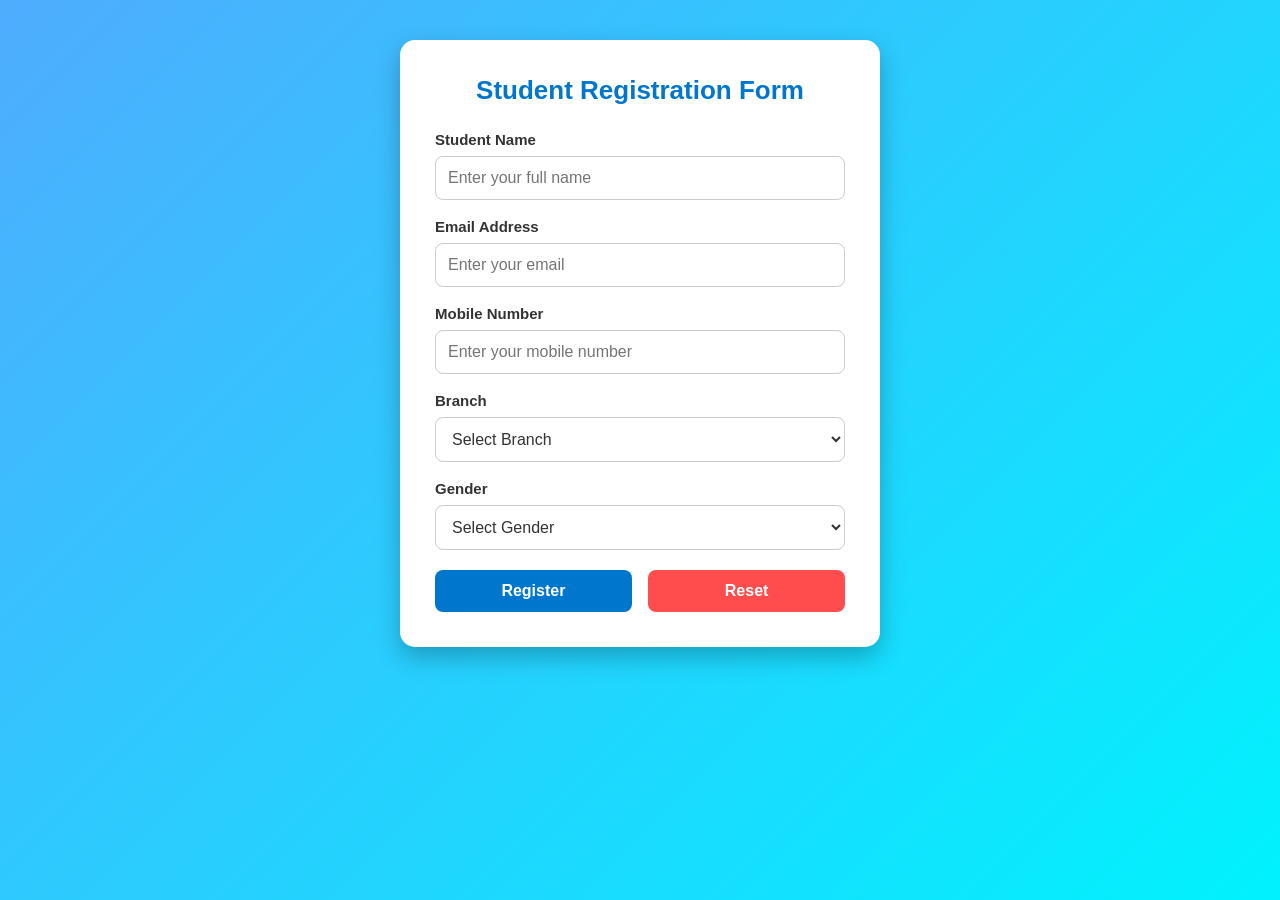
<file: index.html>
<!DOCTYPE html>
<html lang="en">
<head>
    <meta charset="UTF-8">
    <meta name="viewport" content="width=device-width, initial-scale=1.0">
    <title>Student Registration Form</title>
    <link rel="stylesheet" href="style.css">
    <script src="script.js"></script>
</head>
<body>

<div class="container">
    <div class="form-box">
        <h1>Student Registration Form</h1>

        <form action="#">

            <div class="input-group">
                <label>Student Name</label>
                <input type="text" placeholder="Enter your full name" required>
            </div>

            <div class="input-group">
                <label>Email Address</label>
                <input type="email" placeholder="Enter your email" required>
            </div>

            <div class="input-group">
                <label>Mobile Number</label>
                <input type="tel" placeholder="Enter your mobile number" maxlength="10" required>
            </div>

            <div class="input-group">
                <label>Branch</label>
                <select required>
                    <option value="">Select Branch</option>
                    <option>Computer Science Engineering</option>
                    <option>Information Technology</option>
                    <option>Artificial Intelligence</option>
                    <option>Electronics Engineering</option>
                    <option>Mechanical Engineering</option>
                    <option>Civil Engineering</option>
                </select>
            </div>

            <div class="input-group">
                <label>Gender</label>
                <select required>
                    <option value="">Select Gender</option>
                    <option>Male</option>
                    <option>Female</option>
                    <option>Other</option>
                </select>
            </div>

            <div class="btn-group">
                <button type="submit">Register</button>
                <button type="reset">Reset</button>
            </div>

        </form>
    </div>
</div>

</body>
</html>
</file>
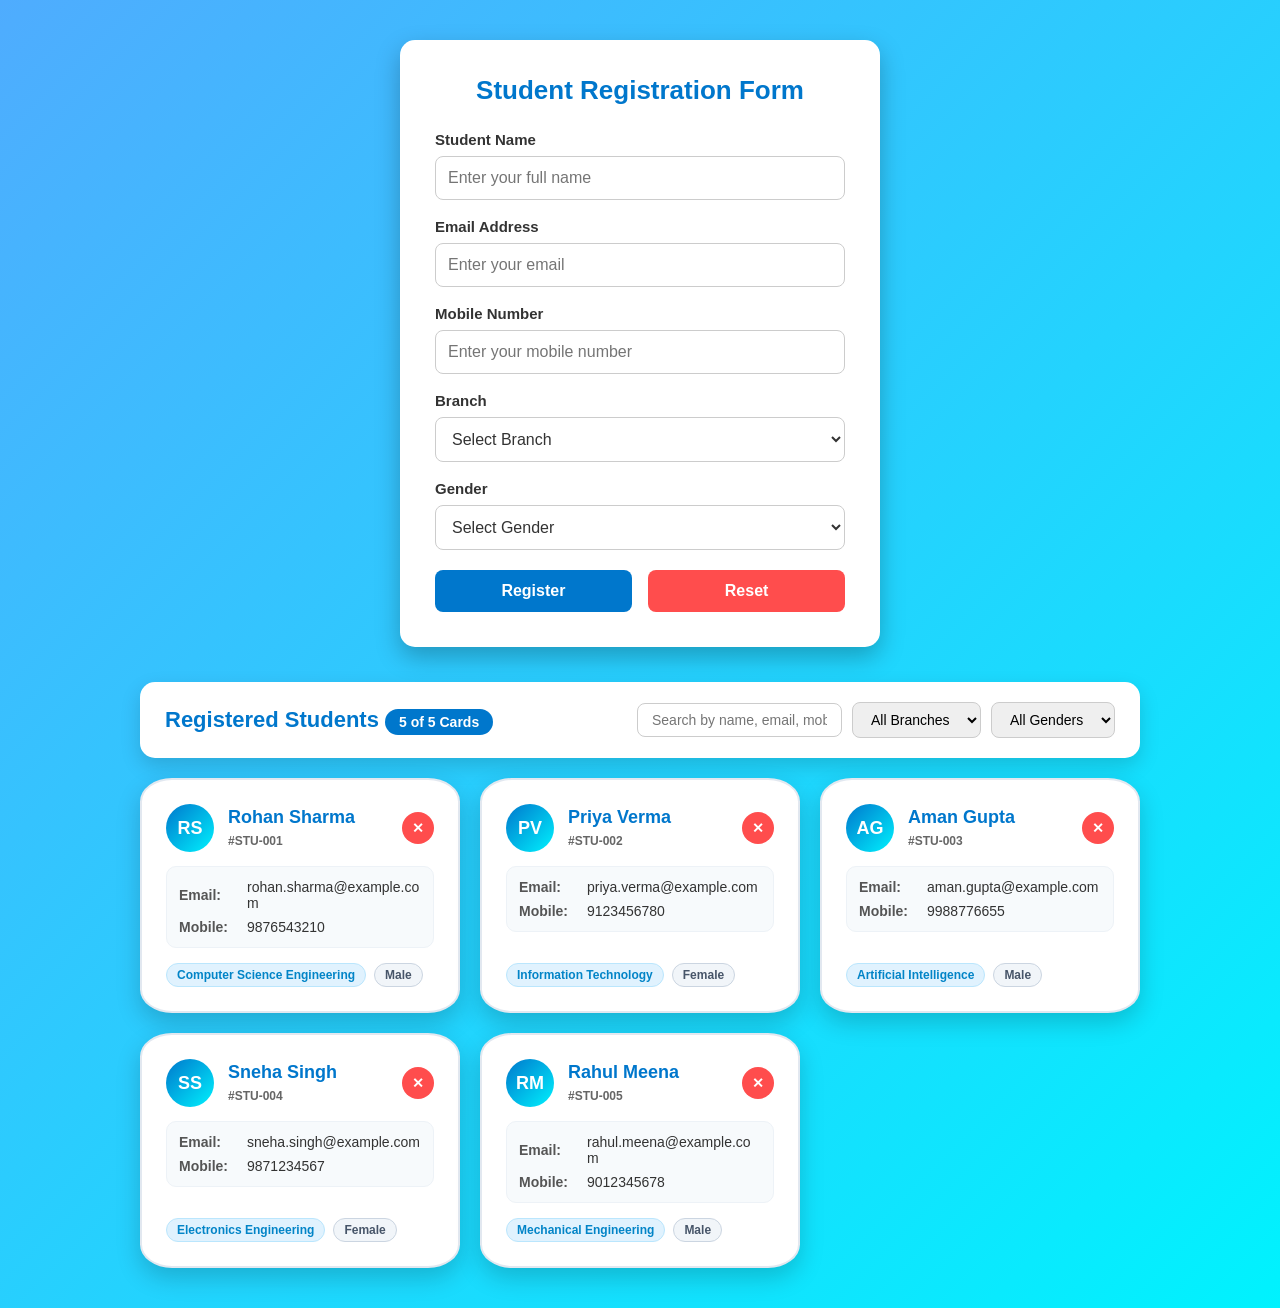
<file: home.html>
<!DOCTYPE html>
<html lang="en">
<head>
    <meta charset="UTF-8">
    <meta name="viewport" content="width=device-width, initial-scale=1.0">
    <title>Student Registration Form</title>
    <link rel="stylesheet" href="style.css">
</head>
<body>

<div class="container">
    <!-- Form Box -->
    <div class="form-box">
        <h1>Student Registration Form</h1>

        <form id="registrationForm">

            <div class="input-group">
                <label for="studentName">Student Name</label>
                <input type="text" id="studentName" placeholder="Enter your full name" required>
            </div>

            <div class="input-group">
                <label for="email">Email Address</label>
                <input type="email" id="email" placeholder="Enter your email" required>
            </div>

            <div class="input-group">
                <label for="mobile">Mobile Number</label>
                <input type="tel" id="mobile" placeholder="Enter your mobile number" maxlength="10" required>
            </div>

            <div class="input-group">
                <label for="branch">Branch</label>
                <select id="branch" required>
                    <option value="">Select Branch</option>
                    <option value="Computer Science Engineering">Computer Science Engineering</option>
                    <option value="Information Technology">Information Technology</option>
                    <option value="Artificial Intelligence">Artificial Intelligence</option>
                    <option value="Electronics Engineering">Electronics Engineering</option>
                    <option value="Mechanical Engineering">Mechanical Engineering</option>
                    <option value="Civil Engineering">Civil Engineering</option>
                </select>
            </div>

            <div class="input-group">
                <label for="gender">Gender</label>
                <select id="gender" required>
                    <option value="">Select Gender</option>
                    <option value="Male">Male</option>
                    <option value="Female">Female</option>
                    <option value="Other">Other</option>
                </select>
            </div>

            <div class="btn-group">
                <button type="submit">Register</button>
                <button type="reset">Reset</button>
            </div>

        </form>
    </div>

    <!-- Student Cards Display Section -->
    <div class="cards-section">
        <div class="cards-header">
            <h2>Registered Students <span class="counter-badge" id="cardsCountLabel">0 Cards</span></h2>
            
            <div class="controls-bar">
                <input type="text" id="searchInput" placeholder="Search by name, email, mobile...">
                <select id="filterBranch">
                    <option value="ALL">All Branches</option>
                    <option value="Computer Science Engineering">CSE</option>
                    <option value="Information Technology">IT</option>
                    <option value="Artificial Intelligence">AI</option>
                    <option value="Electronics Engineering">ECE</option>
                    <option value="Mechanical Engineering">Mechanical</option>
                    <option value="Civil Engineering">Civil</option>
                </select>
                <select id="filterGender">
                    <option value="ALL">All Genders</option>
                    <option value="Male">Male</option>
                    <option value="Female">Female</option>
                    <option value="Other">Other</option>
                </select>
            </div>
        </div>

        <!-- Dynamic Card Grid -->
        <div id="studentCardsContainer" class="cards-grid">
            <!-- Student cards rendered dynamically -->
        </div>

        <!-- Empty state fallback -->
        <div id="emptyState" class="empty-box hidden">
            <p>No student records found matching your filters.</p>
        </div>
    </div>
</div>

<script src="script.js"></script>
</body>
</html>
</file>
<file: style.css>
*{
    margin: 0;
    padding: 0;
    box-sizing: border-box;
    font-family: Arial, Helvetica, sans-serif;
}

body {
    background: linear-gradient(135deg, #4facfe, #00f2fe);
    min-height: 100vh;
    padding: 40px 15px;
    display: flex;
    justify-content: center;
    align-items: flex-start;
}

.container {
    width: 100%;
    max-width: 1000px;
    display: flex;
    flex-direction: column;
    align-items: center;
    gap: 35px;
}

/* ==========================================
   Form Box Styling (Original Theme)
   ========================================== */
.form-box {
    background: #ffffff;
    width: 100%;
    max-width: 480px;
    padding: 35px;
    border-radius: 15px;
    box-shadow: 0 10px 25px rgba(0, 0, 0, 0.25);
}

.form-box h1 {
    text-align: center;
    color: #0077cc;
    margin-bottom: 25px;
    font-size: 26px;
}

.input-group {
    margin-bottom: 18px;
}

.input-group label {
    display: block;
    margin-bottom: 8px;
    font-weight: bold;
    color: #333333;
    font-size: 15px;
}

.input-group input,
.input-group select {
    width: 100%;
    padding: 12px;
    border: 1px solid #ccc;
    border-radius: 8px;
    font-size: 16px;
    color: #333333;
    background-color: #ffffff;
    transition: 0.3s;
}

.input-group input:focus,
.input-group select:focus {
    border-color: #0077cc;
    outline: none;
    box-shadow: 0 0 8px rgba(0, 119, 204, 0.3);
}

.btn-group {
    display: flex;
    justify-content: space-between;
    margin-top: 20px;
}

.btn-group button {
    width: 48%;
    padding: 12px;
    border: none;
    border-radius: 8px;
    font-size: 16px;
    font-weight: bold;
    cursor: pointer;
    color: white;
    transition: 0.3s;
}

.btn-group button[type="submit"] {
    background: #0077cc;
}

.btn-group button[type="submit"]:hover {
    background: #005fa3;
}

.btn-group button[type="reset"] {
    background: #ff4d4d;
}

.btn-group button[type="reset"]:hover {
    background: #d93636;
}

/* ==========================================
   Registered Students & Cards Section
   ========================================== */
.cards-section {
    width: 100%;
    display: flex;
    flex-direction: column;
    gap: 20px;
}

.cards-header {
    background: #ffffff;
    padding: 20px 25px;
    border-radius: 15px;
    box-shadow: 0 8px 20px rgba(0, 0, 0, 0.15);
    display: flex;
    flex-wrap: wrap;
    justify-content: space-between;
    align-items: center;
    gap: 15px;
}

.cards-header h2 {
    color: #0077cc;
    font-size: 22px;
}

.cards-header .counter-badge {
    background: #0077cc;
    color: #ffffff;
    padding: 5px 14px;
    border-radius: 20px;
    font-size: 14px;
    font-weight: bold;
}

.controls-bar {
    display: flex;
    gap: 10px;
    flex-wrap: wrap;
    align-items: center;
}

.controls-bar input,
.controls-bar select {
    padding: 8px 14px;
    border: 1px solid #ccc;
    border-radius: 8px;
    font-size: 14px;
    outline: none;
}

.controls-bar input:focus,
.controls-bar select:focus {
    border-color: #0077cc;
}

/* Dynamic Cards Grid */
.cards-grid {
    display: grid;
    grid-template-columns: repeat(auto-fill, minmax(290px, 1fr));
    gap: 20px;
    width: 100%;
}

/* ==========================================
   CARD STYLE - CORNER IS 10% ROUNDED
   ========================================== */
.student-card {
    background: #ffffff;
    /* Explicitly 10% rounded corner requirement */
    border-radius: 10%;
    padding: 24px;
    box-shadow: 0 10px 25px rgba(0, 0, 0, 0.18);
    border: 2px solid #e2e8f0;
    display: flex;
    flex-direction: column;
    justify-content: space-between;
    gap: 15px;
    position: relative;
    transition: transform 0.3s ease, box-shadow 0.3s ease;
}

.student-card:hover {
    transform: translateY(-5px);
    box-shadow: 0 15px 30px rgba(0, 119, 204, 0.25);
    border-color: #0077cc;
}

.card-top {
    display: flex;
    align-items: center;
    gap: 14px;
}

.avatar-circle {
    width: 48px;
    height: 48px;
    border-radius: 50%;
    background: linear-gradient(135deg, #0077cc, #00f2fe);
    color: #ffffff;
    display: flex;
    align-items: center;
    justify-content: center;
    font-weight: bold;
    font-size: 18px;
    flex-shrink: 0;
}

.card-info {
    flex-grow: 1;
    overflow: hidden;
}

.card-info h3 {
    color: #0077cc;
    font-size: 18px;
    margin-bottom: 3px;
    white-space: nowrap;
    overflow: hidden;
    text-overflow: ellipsis;
}

.card-info .id-tag {
    font-size: 12px;
    color: #666;
    font-weight: bold;
}

.btn-delete {
    background: #ff4d4d;
    color: white;
    border: none;
    width: 32px;
    height: 32px;
    border-radius: 50%;
    cursor: pointer;
    font-size: 14px;
    font-weight: bold;
    display: flex;
    align-items: center;
    justify-content: center;
    transition: 0.2s;
}

.btn-delete:hover {
    background: #d93636;
    transform: scale(1.1);
}

.card-details {
    background: #f7fafc;
    padding: 12px;
    border-radius: 10px;
    border: 1px solid #edf2f7;
    display: flex;
    flex-direction: column;
    gap: 8px;
    font-size: 14px;
    color: #333333;
}

.detail-row {
    display: flex;
    align-items: center;
    gap: 8px;
    word-break: break-all;
}

.detail-row strong {
    color: #555;
    min-width: 60px;
}

.card-tags {
    display: flex;
    gap: 8px;
    flex-wrap: wrap;
}

.tag {
    padding: 4px 10px;
    border-radius: 15px;
    font-size: 12px;
    font-weight: bold;
}

.tag-branch {
    background: #e0f2fe;
    color: #0284c7;
    border: 1px solid #bae6fd;
}

.tag-gender {
    background: #f1f5f9;
    color: #475569;
    border: 1px solid #cbd5e1;
}

/* Empty State */
.empty-box {
    background: #ffffff;
    padding: 30px;
    border-radius: 15px;
    text-align: center;
    color: #666;
    box-shadow: 0 8px 20px rgba(0, 0, 0, 0.1);
}

.hidden {
    display: none !important;
}

/* Media Queries (Responsive) */
@media(max-width: 500px) {
    .form-box {
        width: 100%;
        padding: 25px;
    }

    .btn-group {
        flex-direction: column;
    }

    .btn-group button {
        width: 100%;
        margin-bottom: 10px;
    }

    .cards-header {
        flex-direction: column;
        align-items: stretch;
    }

    .controls-bar {
        flex-direction: column;
        align-items: stretch;
    }
}
</file>
